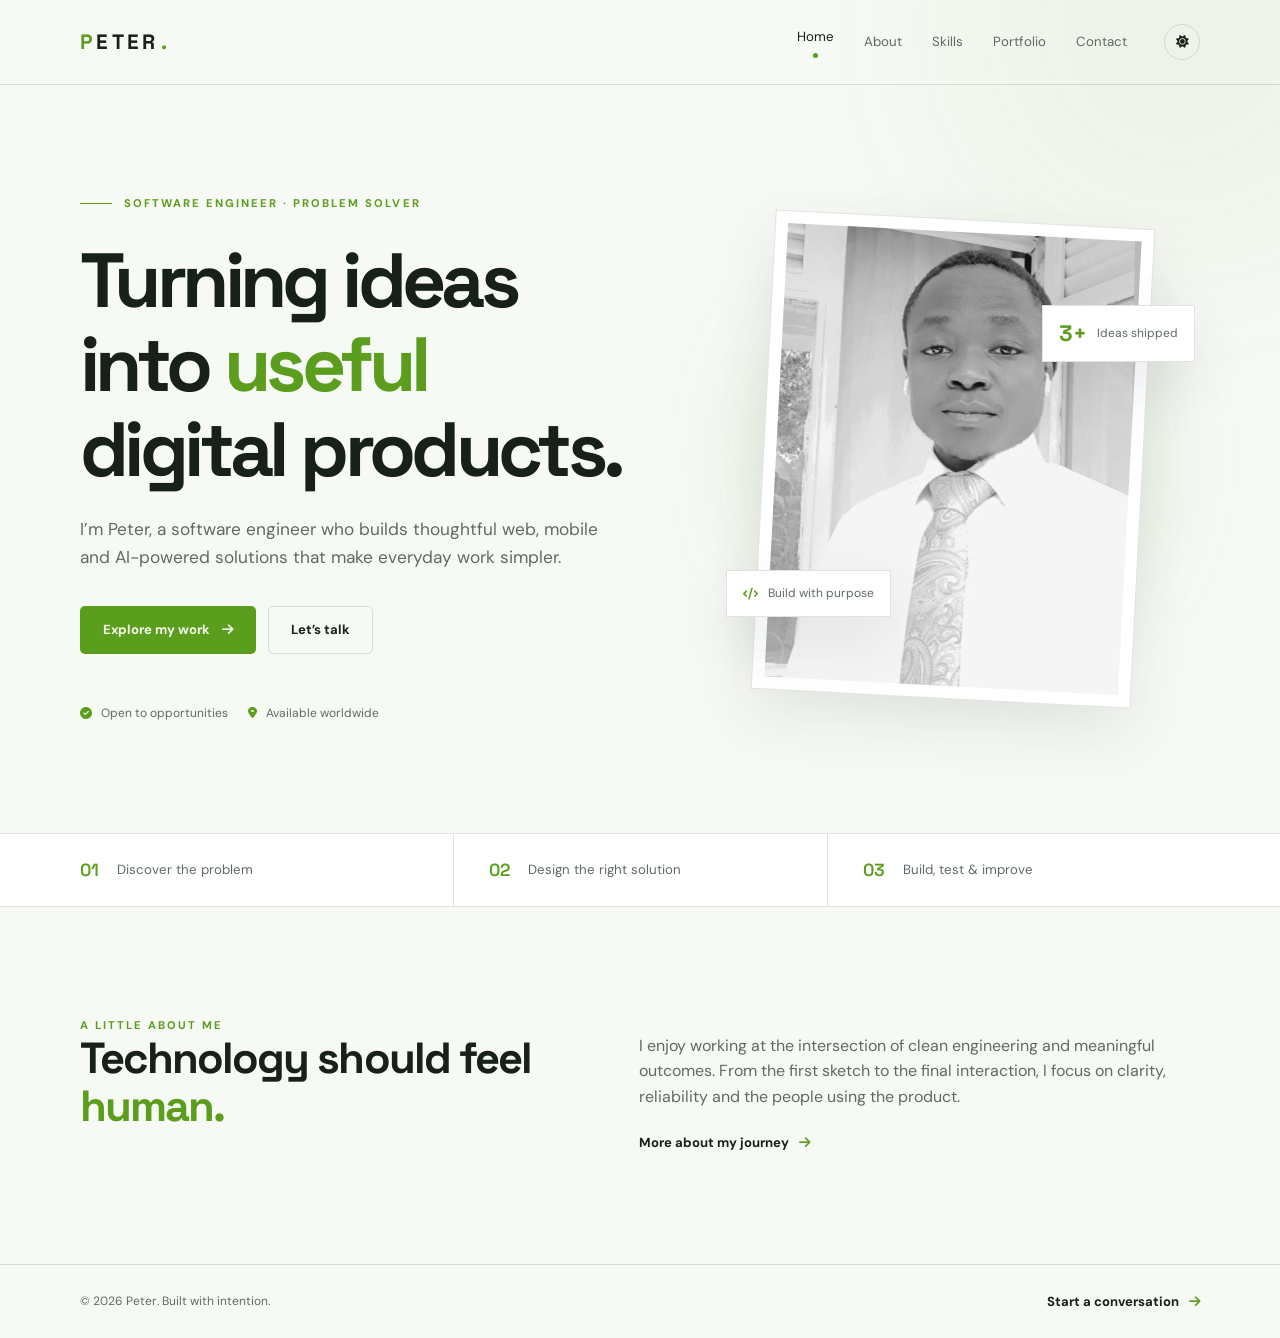
<file: index.html>
<!doctype html>
<html lang="en">
<head>
  <meta charset="utf-8">
  <meta name="viewport" content="width=device-width, initial-scale=1">
  <meta name="description" content="Peter's software engineering portfolio — web, mobile and AI solutions.">
  <title>Peter | Software Engineer</title>
  <link rel="preconnect" href="https://fonts.googleapis.com">
  <link rel="preconnect" href="https://fonts.gstatic.com" crossorigin>
  <link href="https://fonts.googleapis.com/css2?family=DM+Sans:wght@400;500;600;700&family=Space+Grotesk:wght@500;600;700&display=swap" rel="stylesheet">
  <link rel="stylesheet" href="https://cdnjs.cloudflare.com/ajax/libs/font-awesome/6.5.2/css/all.min.css">
  <link rel="stylesheet" href="style.css">
</head>
<body>
  <header class="site-header">
    <div class="container nav-wrap">
      <a class="brand" href="index.html" aria-label="Peter home"><span>P</span>ETER<span class="brand-dot">.</span></a>
      <button class="menu-toggle" id="menu-toggle" type="button" aria-label="Open navigation" aria-expanded="false">
        <i class="fa-solid fa-bars"></i>
      </button>
      <nav class="site-nav" id="site-nav" aria-label="Main navigation">
        <a class="active" href="index.html">Home</a>
        <a href="about.html">About</a>
        <a href="skills.html">Skills</a>
        <a href="portfolio.html">Portfolio</a>
        <a href="contact.html">Contact</a>
        <button class="theme-toggle" id="theme-toggle" type="button" aria-label="Switch to light theme">
          <i class="fa-solid fa-moon" id="theme-icon"></i>
        </button>
      </nav>
    </div>
  </header>

  <main>
    <section class="hero section container">
      <div class="hero-copy reveal">
        <p class="eyebrow"><span class="eyebrow-line"></span> Software engineer · problem solver</p>
        <h1>Turning ideas into <em>useful</em> digital products.</h1>
        <p class="hero-text">I’m Peter, a software engineer who builds thoughtful web, mobile and AI-powered solutions that make everyday work simpler.</p>
        <div class="button-row">
          <a class="button button-primary" href="portfolio.html">Explore my work <i class="fa-solid fa-arrow-right"></i></a>
          <a class="button button-ghost" href="contact.html">Let’s talk</a>
        </div>
        <div class="hero-meta">
          <span><i class="fa-solid fa-circle-check"></i> Open to opportunities</span>
          <span><i class="fa-solid fa-location-dot"></i> Available worldwide</span>
        </div>
      </div>
      <div class="hero-visual reveal reveal-delay">
        <div class="portrait-glow"></div>
        <div class="portrait-frame">
          <img src="Profile.jpg" alt="Portrait of Peter" fetchpriority="high">
        </div>
        <div class="floating-card floating-card-top"><strong>3+</strong><span>Ideas shipped</span></div>
        <div class="floating-card floating-card-bottom"><i class="fa-solid fa-code"></i><span>Build with purpose</span></div>
      </div>
    </section>

    <section class="trust-strip">
      <div class="container trust-grid">
        <div><strong>01</strong><span>Discover the problem</span></div>
        <div><strong>02</strong><span>Design the right solution</span></div>
        <div><strong>03</strong><span>Build, test & improve</span></div>
      </div>
    </section>

    <section class="section container intro-grid">
      <div class="section-heading reveal">
        <p class="eyebrow">A little about me</p>
        <h2>Technology should feel <em>human.</em></h2>
      </div>
      <div class="intro-copy reveal reveal-delay">
        <p>I enjoy working at the intersection of clean engineering and meaningful outcomes. From the first sketch to the final interaction, I focus on clarity, reliability and the people using the product.</p>
        <a class="text-link" href="about.html">More about my journey <i class="fa-solid fa-arrow-right"></i></a>
      </div>
    </section>
  </main>

  <footer class="site-footer">
    <div class="container footer-inner">
      <p>© <span class="current-year"></span> Peter. Built with intention.</p>
      <a class="text-link" href="contact.html">Start a conversation <i class="fa-solid fa-arrow-right"></i></a>
    </div>
  </footer>
  <script src="script.js"></script>
</body>
</html>
</file>
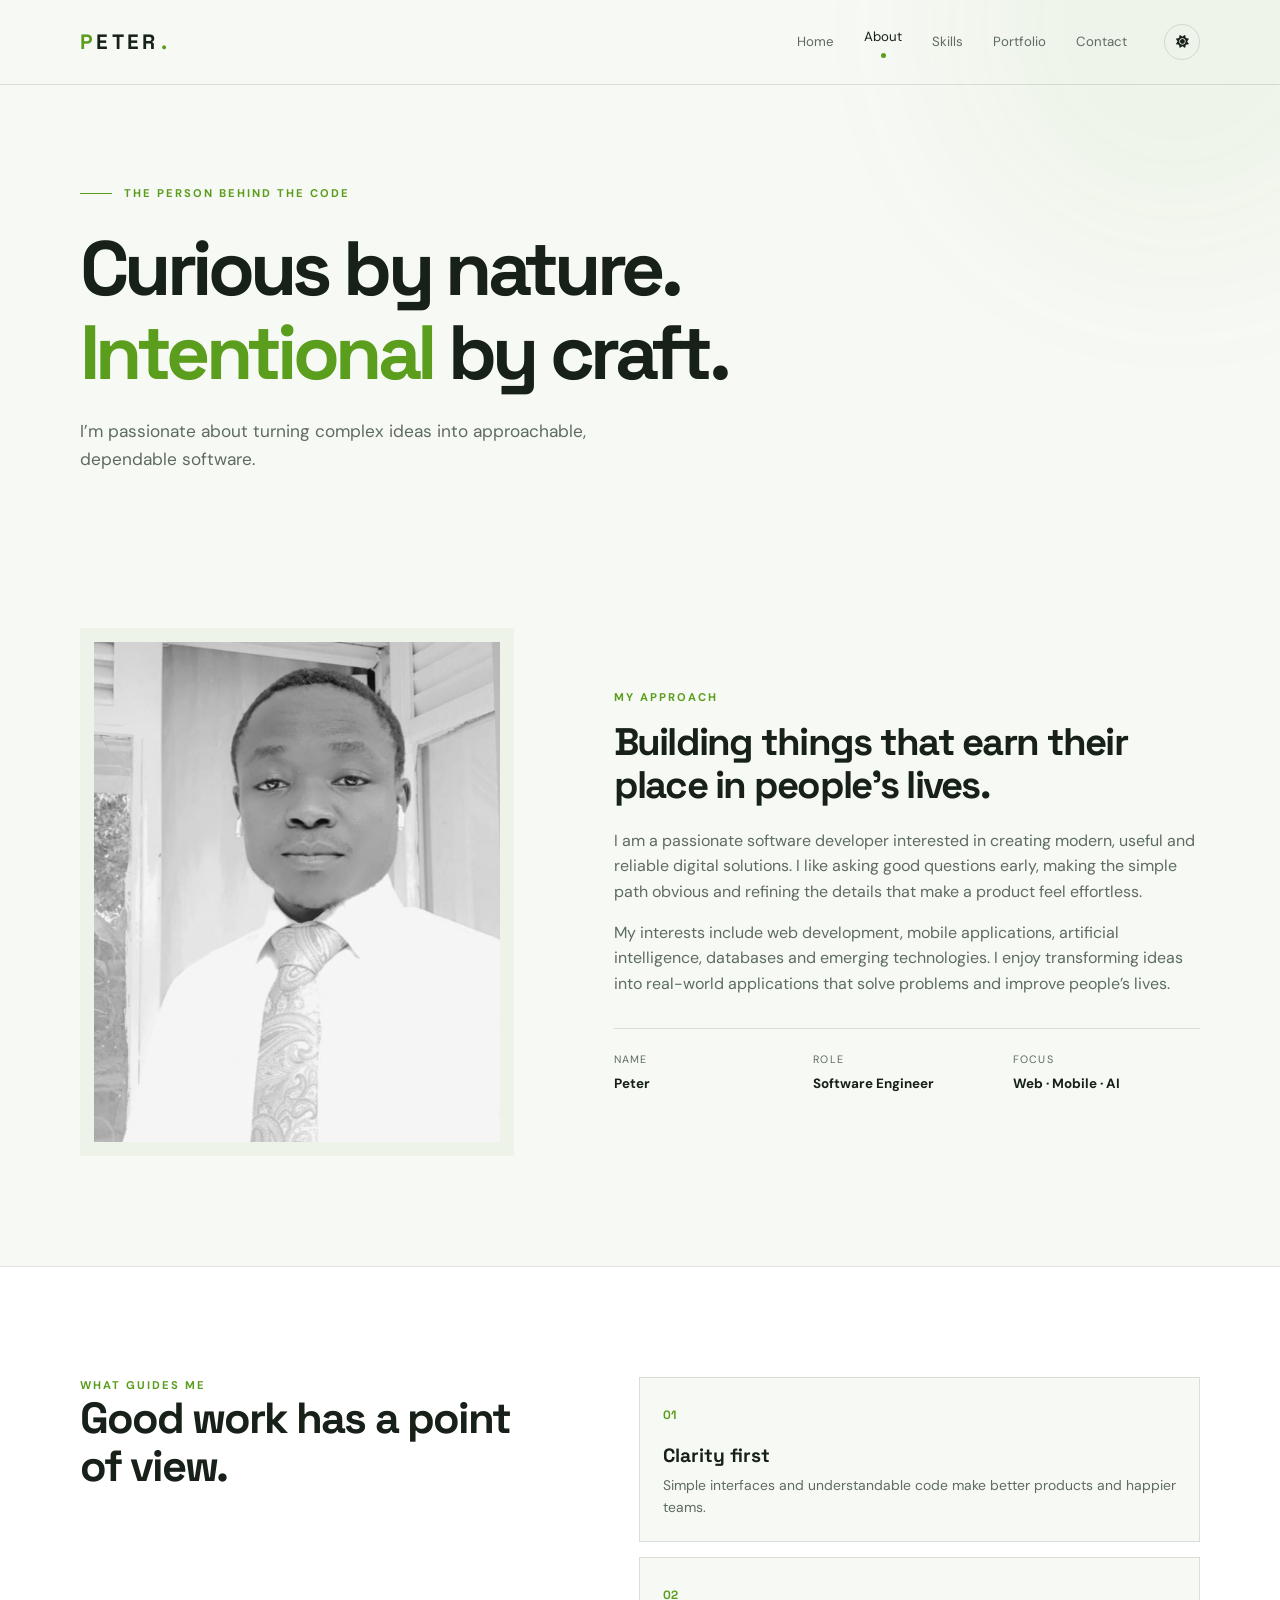
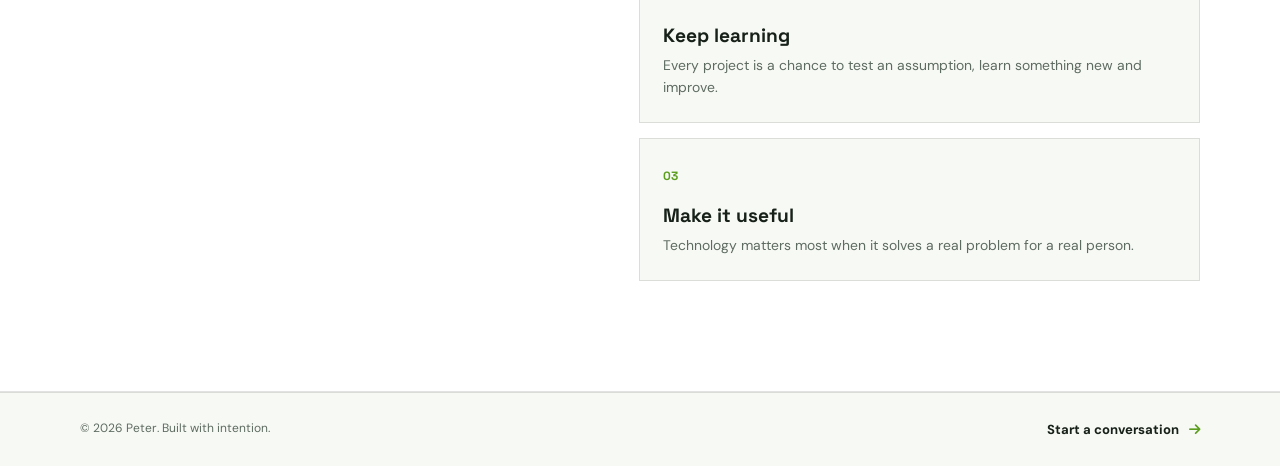
<file: about.html>
<!doctype html>
<html lang="en">
<head>
  <meta charset="utf-8">
  <meta name="viewport" content="width=device-width, initial-scale=1">
  <meta name="description" content="Learn more about Peter, a software engineer focused on useful digital products.">
  <title>About | Peter</title>
  <link rel="preconnect" href="https://fonts.googleapis.com">
  <link rel="preconnect" href="https://fonts.gstatic.com" crossorigin>
  <link href="https://fonts.googleapis.com/css2?family=DM+Sans:wght@400;500;600;700&family=Space+Grotesk:wght@500;600;700&display=swap" rel="stylesheet">
  <link rel="stylesheet" href="https://cdnjs.cloudflare.com/ajax/libs/font-awesome/6.5.2/css/all.min.css">
  <link rel="stylesheet" href="style.css">
</head>
<body>
  <header class="site-header">
    <div class="container nav-wrap">
      <a class="brand" href="index.html" aria-label="Peter home"><span>P</span>ETER<span class="brand-dot">.</span></a>
      <button class="menu-toggle" id="menu-toggle" type="button" aria-label="Open navigation" aria-expanded="false"><i class="fa-solid fa-bars"></i></button>
      <nav class="site-nav" id="site-nav" aria-label="Main navigation">
        <a href="index.html">Home</a><a class="active" href="about.html">About</a><a href="skills.html">Skills</a><a href="portfolio.html">Portfolio</a><a href="contact.html">Contact</a>
        <button class="theme-toggle" id="theme-toggle" type="button" aria-label="Switch to light theme"><i class="fa-solid fa-moon" id="theme-icon"></i></button>
      </nav>
    </div>
  </header>
  <main>
    <section class="page-hero container">
      <p class="eyebrow reveal"><span class="eyebrow-line"></span> The person behind the code</p>
      <h1 class="reveal reveal-delay">Curious by nature.<br><em>Intentional</em> by craft.</h1>
      <p class="page-lede reveal reveal-delay-2">I’m passionate about turning complex ideas into approachable, dependable software.</p>
    </section>
    <section class="section container about-grid">
      <div class="about-image reveal"><img src="Profile.jpg" alt="Peter wearing a shirt and tie"></div>
      <div class="about-copy reveal reveal-delay">
        <p class="kicker">My approach</p>
        <h2>Building things that earn their place in people’s lives.</h2>
        <p>I am a passionate software developer interested in creating modern, useful and reliable digital solutions. I like asking good questions early, making the simple path obvious and refining the details that make a product feel effortless.</p>
        <p>My interests include web development, mobile applications, artificial intelligence, databases and emerging technologies. I enjoy transforming ideas into real-world applications that solve problems and improve people’s lives.</p>
        <div class="fact-list">
          <div><span>Name</span><strong>Peter</strong></div>
          <div><span>Role</span><strong>Software Engineer</strong></div>
          <div><span>Focus</span><strong>Web · Mobile · AI</strong></div>
        </div>
      </div>
    </section>
    <section class="section section-muted">
      <div class="container values-grid">
        <div class="section-heading reveal"><p class="eyebrow">What guides me</p><h2>Good work has a point of view.</h2></div>
        <div class="value-cards">
          <article class="value-card reveal"><span>01</span><h3>Clarity first</h3><p>Simple interfaces and understandable code make better products and happier teams.</p></article>
          <article class="value-card reveal reveal-delay"><span>02</span><h3>Keep learning</h3><p>Every project is a chance to test an assumption, learn something new and improve.</p></article>
          <article class="value-card reveal reveal-delay-2"><span>03</span><h3>Make it useful</h3><p>Technology matters most when it solves a real problem for a real person.</p></article>
        </div>
      </div>
    </section>
  </main>
  <footer class="site-footer"><div class="container footer-inner"><p>© <span class="current-year"></span> Peter. Built with intention.</p><a class="text-link" href="contact.html">Start a conversation <i class="fa-solid fa-arrow-right"></i></a></div></footer>
  <script src="script.js"></script>
</body>
</html>
</file>
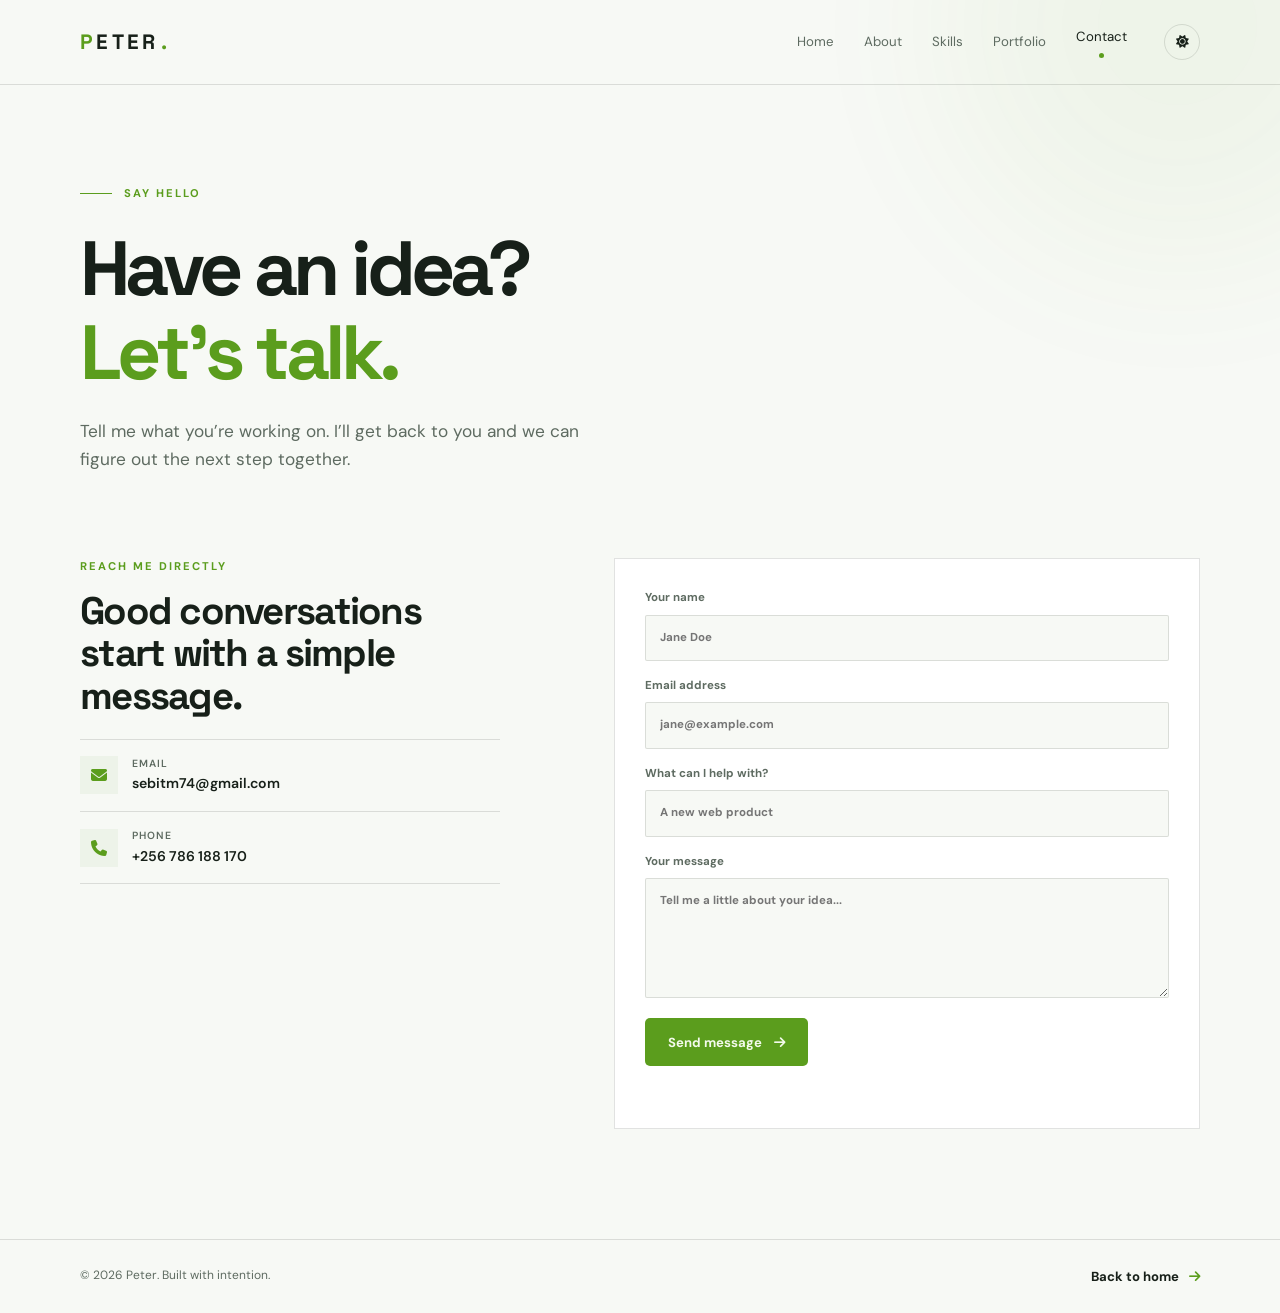
<file: contact.html>
<!doctype html>
<html lang="en">
<head>
  <meta charset="utf-8"><meta name="viewport" content="width=device-width, initial-scale=1">
  <meta name="description" content="Contact Peter about a software project or collaboration.">
  <title>Contact | Peter</title>
  <link rel="preconnect" href="https://fonts.googleapis.com"><link rel="preconnect" href="https://fonts.gstatic.com" crossorigin>
  <link href="https://fonts.googleapis.com/css2?family=DM+Sans:wght@400;500;600;700&family=Space+Grotesk:wght@500;600;700&display=swap" rel="stylesheet">
  <link rel="stylesheet" href="https://cdnjs.cloudflare.com/ajax/libs/font-awesome/6.5.2/css/all.min.css"><link rel="stylesheet" href="style.css">
</head>
<body>
  <header class="site-header"><div class="container nav-wrap"><a class="brand" href="index.html" aria-label="Peter home"><span>P</span>ETER<span class="brand-dot">.</span></a><button class="menu-toggle" id="menu-toggle" type="button" aria-label="Open navigation" aria-expanded="false"><i class="fa-solid fa-bars"></i></button><nav class="site-nav" id="site-nav" aria-label="Main navigation"><a href="index.html">Home</a><a href="about.html">About</a><a href="skills.html">Skills</a><a href="portfolio.html">Portfolio</a><a class="active" href="contact.html">Contact</a><button class="theme-toggle" id="theme-toggle" type="button" aria-label="Switch to light theme"><i class="fa-solid fa-moon" id="theme-icon"></i></button></nav></div></header>
  <main>
    <section class="page-hero container"><p class="eyebrow reveal"><span class="eyebrow-line"></span> Say hello</p><h1 class="reveal reveal-delay">Have an idea?<br><em>Let’s talk.</em></h1><p class="page-lede reveal reveal-delay-2">Tell me what you’re working on. I’ll get back to you and we can figure out the next step together.</p></section>
    <section class="section container contact-grid">
      <div class="contact-details reveal">
        <p class="kicker">Reach me directly</p>
        <h2>Good conversations start with a simple message.</h2>
        <a class="contact-link" href="mailto:sebitm74@gmail.com"><span class="contact-icon"><i class="fa-solid fa-envelope"></i></span><span><small>Email</small>sebitm74@gmail.com</span></a>
        <a class="contact-link" href="tel:+256786188170"><span class="contact-icon"><i class="fa-solid fa-phone"></i></span><span><small>Phone</small>+256 786 188 170</span></a>
      </div>
      <form class="contact-form reveal reveal-delay" id="contact-form">
        <label for="name">Your name<input id="name" name="name" type="text" placeholder="Jane Doe" autocomplete="name" required></label>
        <label for="email">Email address<input id="email" name="email" type="email" placeholder="jane@example.com" autocomplete="email" required></label>
        <label for="subject">What can I help with?<input id="subject" name="subject" type="text" placeholder="A new web product" required></label>
        <label for="message">Your message<textarea id="message" name="message" rows="5" placeholder="Tell me a little about your idea..." required></textarea></label>
        <button class="button button-primary" type="submit">Send message <i class="fa-solid fa-arrow-right"></i></button>
        <p class="form-status" id="form-status" role="status" aria-live="polite"></p>
      </form>
    </section>
  </main>
  <footer class="site-footer"><div class="container footer-inner"><p>© <span class="current-year"></span> Peter. Built with intention.</p><a class="text-link" href="index.html">Back to home <i class="fa-solid fa-arrow-right"></i></a></div></footer>
  <script src="script.js"></script>
</body>
</html>
</file>
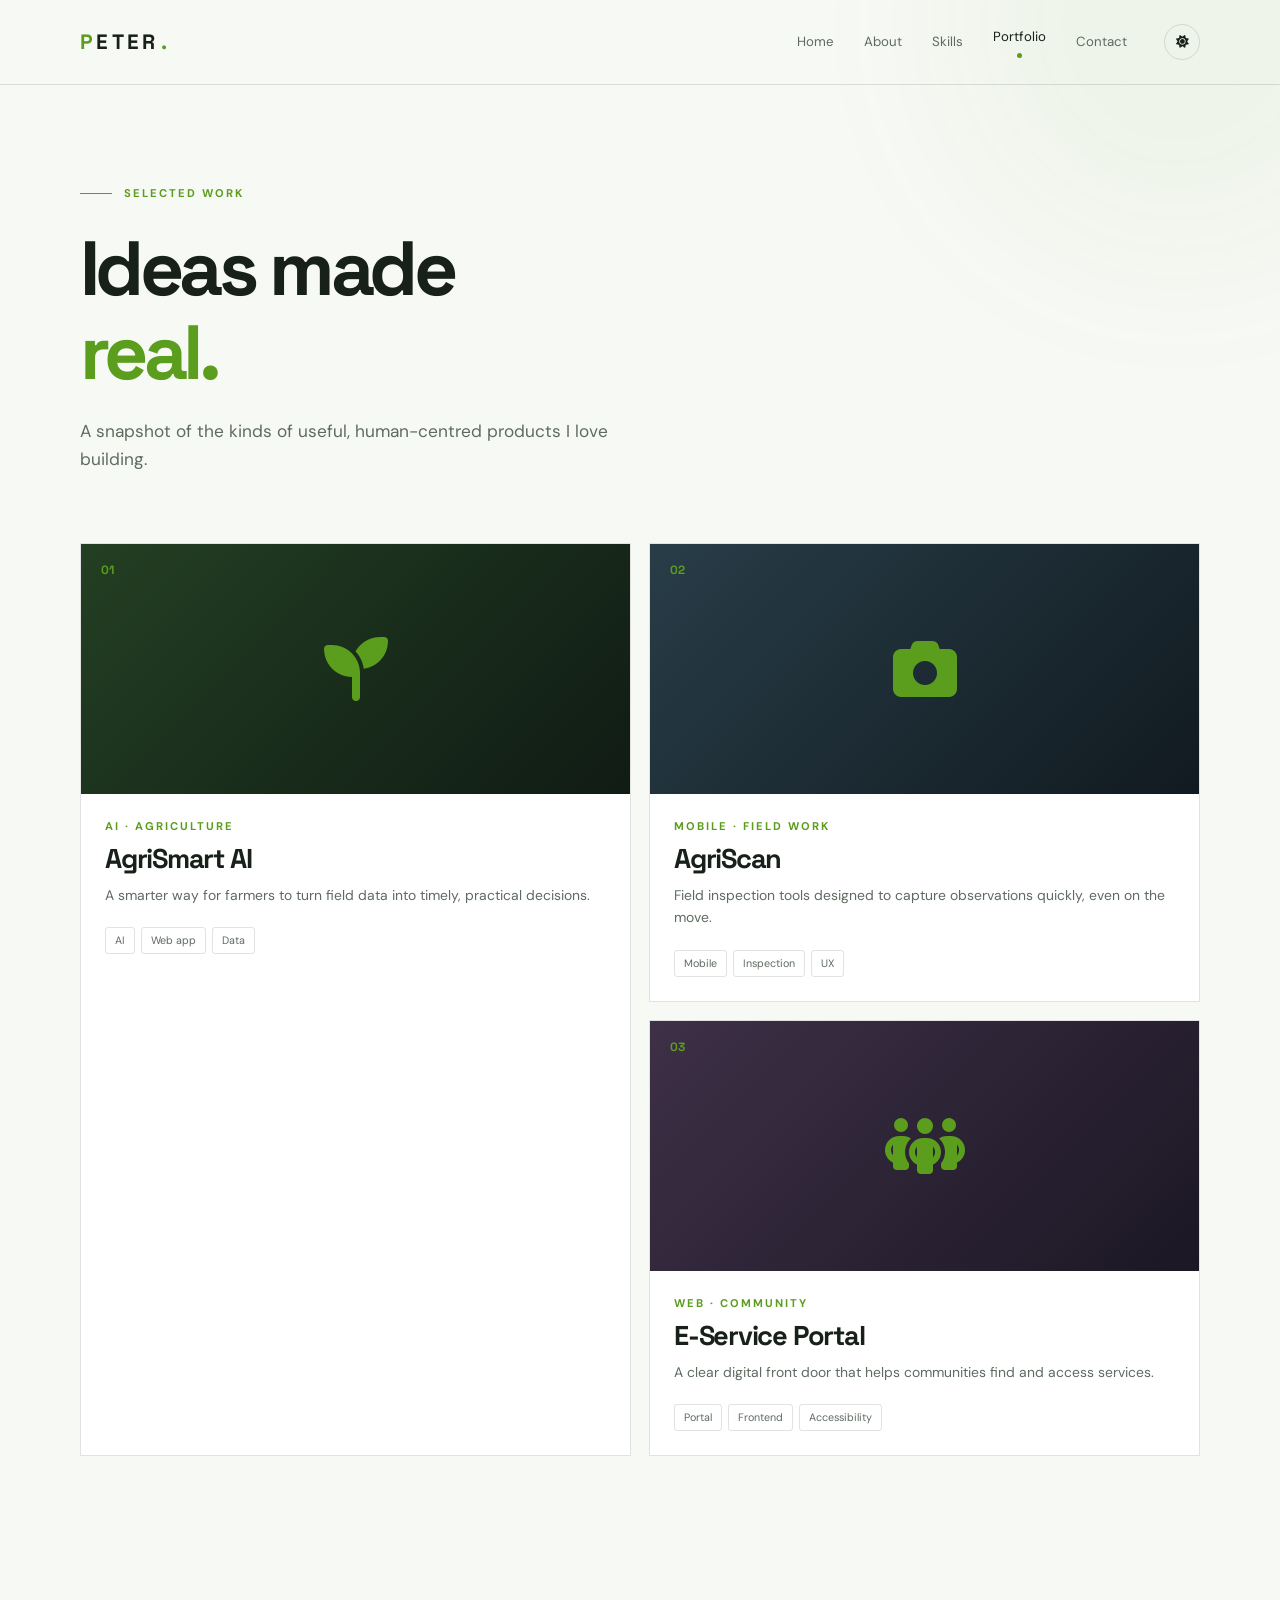
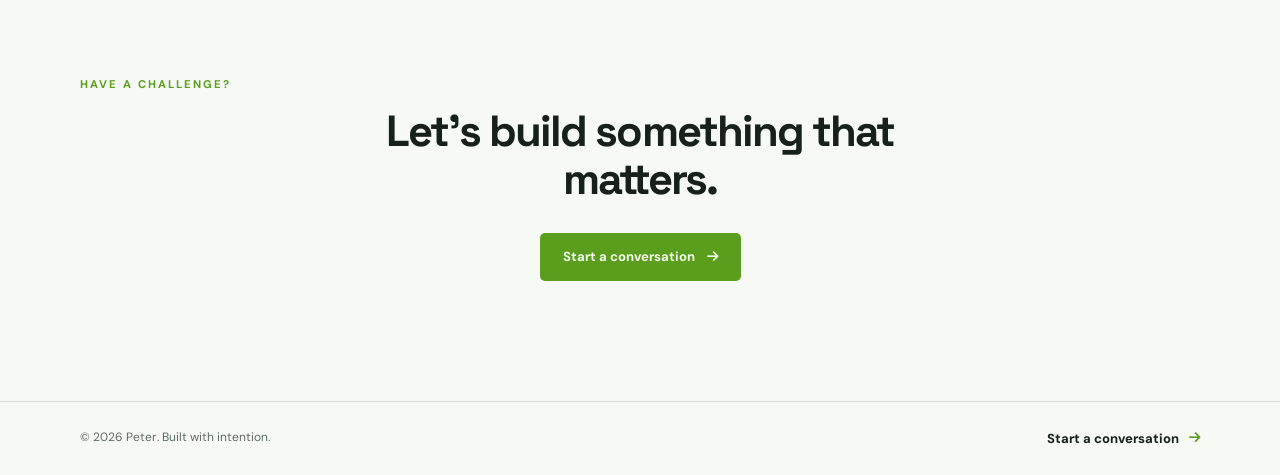
<file: portfolio.html>
<!doctype html>
<html lang="en">
<head>
  <meta charset="utf-8"><meta name="viewport" content="width=device-width, initial-scale=1">
  <meta name="description" content="Selected projects from Peter's software engineering portfolio.">
  <title>Portfolio | Peter</title>
  <link rel="preconnect" href="https://fonts.googleapis.com"><link rel="preconnect" href="https://fonts.gstatic.com" crossorigin>
  <link href="https://fonts.googleapis.com/css2?family=DM+Sans:wght@400;500;600;700&family=Space+Grotesk:wght@500;600;700&display=swap" rel="stylesheet">
  <link rel="stylesheet" href="https://cdnjs.cloudflare.com/ajax/libs/font-awesome/6.5.2/css/all.min.css"><link rel="stylesheet" href="style.css">
</head>
<body>
  <header class="site-header"><div class="container nav-wrap"><a class="brand" href="index.html" aria-label="Peter home"><span>P</span>ETER<span class="brand-dot">.</span></a><button class="menu-toggle" id="menu-toggle" type="button" aria-label="Open navigation" aria-expanded="false"><i class="fa-solid fa-bars"></i></button><nav class="site-nav" id="site-nav" aria-label="Main navigation"><a href="index.html">Home</a><a href="about.html">About</a><a href="skills.html">Skills</a><a class="active" href="portfolio.html">Portfolio</a><a href="contact.html">Contact</a><button class="theme-toggle" id="theme-toggle" type="button" aria-label="Switch to light theme"><i class="fa-solid fa-moon" id="theme-icon"></i></button></nav></div></header>
  <main>
    <section class="page-hero container"><p class="eyebrow reveal"><span class="eyebrow-line"></span> Selected work</p><h1 class="reveal reveal-delay">Ideas made<br><em>real.</em></h1><p class="page-lede reveal reveal-delay-2">A snapshot of the kinds of useful, human-centred products I love building.</p></section>
    <section class="section container projects-grid">
      <article class="project-card project-featured reveal"><div class="project-number">01</div><div class="project-visual visual-agri"><i class="fa-solid fa-seedling"></i></div><div class="project-body"><p class="project-type">AI · Agriculture</p><h2>AgriSmart AI</h2><p>A smarter way for farmers to turn field data into timely, practical decisions.</p><div class="tag-row"><span>AI</span><span>Web app</span><span>Data</span></div></div></article>
      <article class="project-card reveal reveal-delay"><div class="project-number">02</div><div class="project-visual visual-scan"><i class="fa-solid fa-camera"></i></div><div class="project-body"><p class="project-type">Mobile · Field work</p><h2>AgriScan</h2><p>Field inspection tools designed to capture observations quickly, even on the move.</p><div class="tag-row"><span>Mobile</span><span>Inspection</span><span>UX</span></div></div></article>
      <article class="project-card reveal"><div class="project-number">03</div><div class="project-visual visual-service"><i class="fa-solid fa-people-group"></i></div><div class="project-body"><p class="project-type">Web · Community</p><h2>E-Service Portal</h2><p>A clear digital front door that helps communities find and access services.</p><div class="tag-row"><span>Portal</span><span>Frontend</span><span>Accessibility</span></div></div></article>
    </section>
    <section class="section container project-cta"><p class="eyebrow">Have a challenge?</p><h2>Let’s build something that matters.</h2><a class="button button-primary" href="contact.html">Start a conversation <i class="fa-solid fa-arrow-right"></i></a></section>
  </main>
  <footer class="site-footer"><div class="container footer-inner"><p>© <span class="current-year"></span> Peter. Built with intention.</p><a class="text-link" href="contact.html">Start a conversation <i class="fa-solid fa-arrow-right"></i></a></div></footer>
  <script src="script.js"></script>
</body>
</html>
</file>
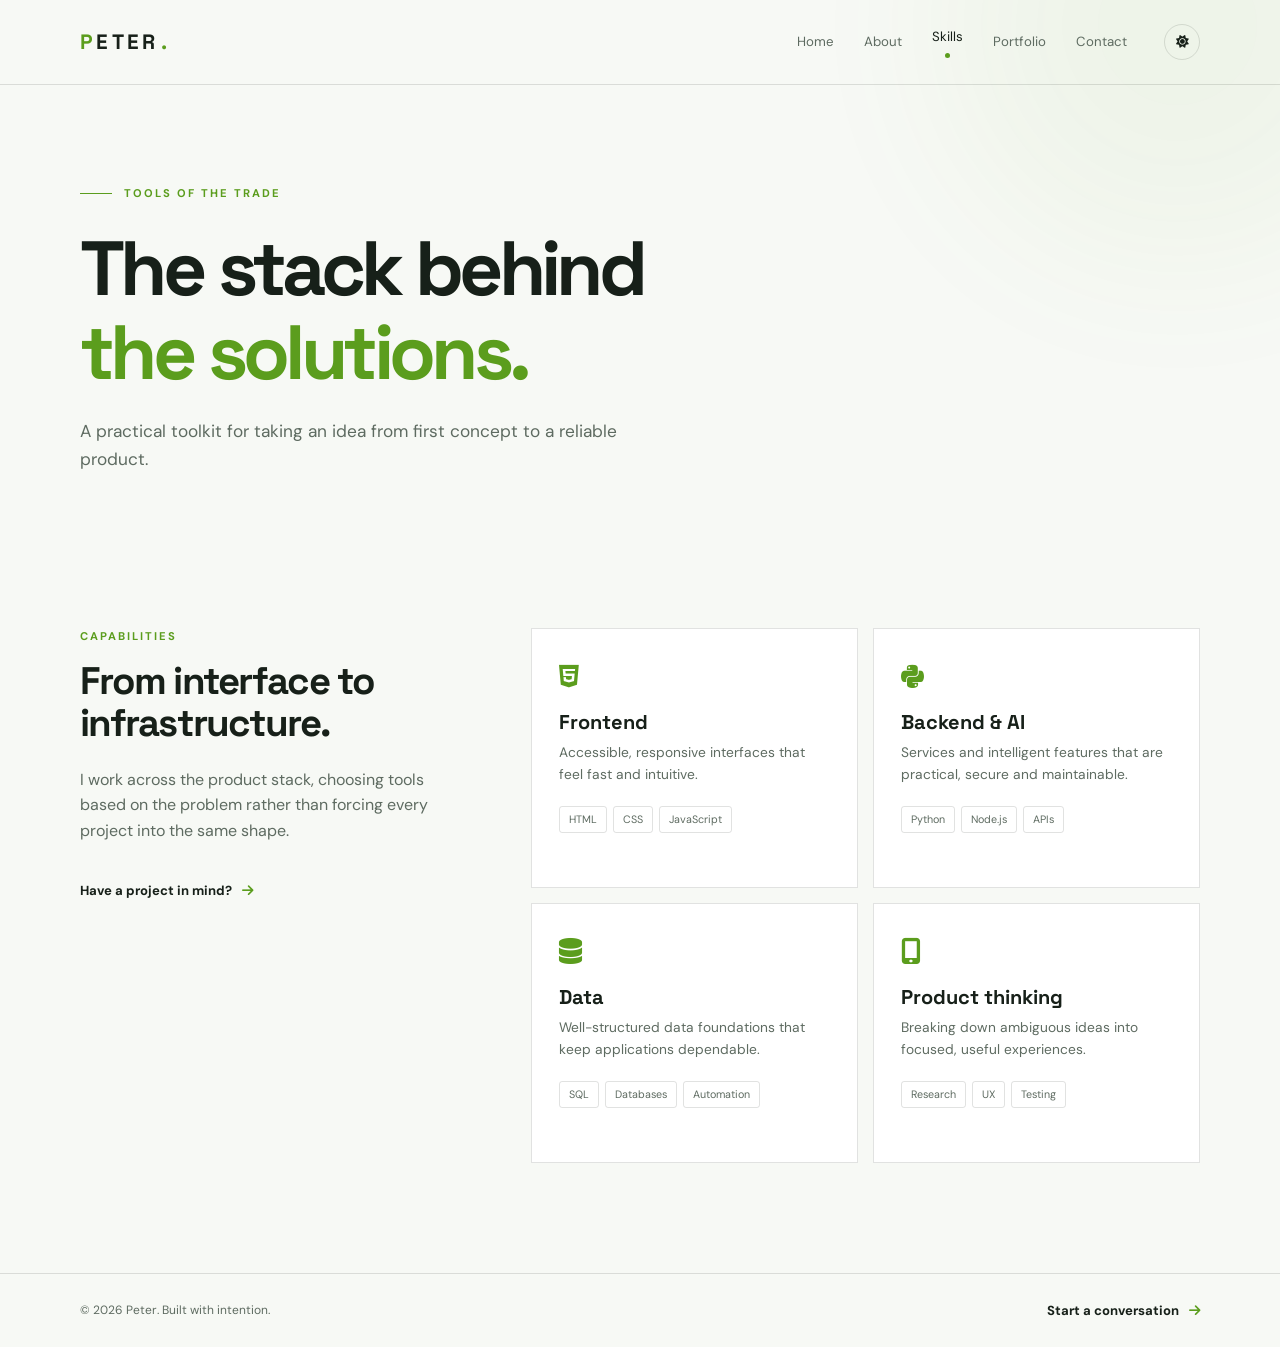
<file: skills.html>
<!doctype html>
<html lang="en">
<head>
  <meta charset="utf-8"><meta name="viewport" content="width=device-width, initial-scale=1">
  <meta name="description" content="Peter's software engineering skills and tools.">
  <title>Skills | Peter</title>
  <link rel="preconnect" href="https://fonts.googleapis.com"><link rel="preconnect" href="https://fonts.gstatic.com" crossorigin>
  <link href="https://fonts.googleapis.com/css2?family=DM+Sans:wght@400;500;600;700&family=Space+Grotesk:wght@500;600;700&display=swap" rel="stylesheet">
  <link rel="stylesheet" href="https://cdnjs.cloudflare.com/ajax/libs/font-awesome/6.5.2/css/all.min.css"><link rel="stylesheet" href="style.css">
</head>
<body>
  <header class="site-header"><div class="container nav-wrap"><a class="brand" href="index.html" aria-label="Peter home"><span>P</span>ETER<span class="brand-dot">.</span></a><button class="menu-toggle" id="menu-toggle" type="button" aria-label="Open navigation" aria-expanded="false"><i class="fa-solid fa-bars"></i></button><nav class="site-nav" id="site-nav" aria-label="Main navigation"><a href="index.html">Home</a><a href="about.html">About</a><a class="active" href="skills.html">Skills</a><a href="portfolio.html">Portfolio</a><a href="contact.html">Contact</a><button class="theme-toggle" id="theme-toggle" type="button" aria-label="Switch to light theme"><i class="fa-solid fa-moon" id="theme-icon"></i></button></nav></div></header>
  <main>
    <section class="page-hero container"><p class="eyebrow reveal"><span class="eyebrow-line"></span> Tools of the trade</p><h1 class="reveal reveal-delay">The stack behind<br><em>the solutions.</em></h1><p class="page-lede reveal reveal-delay-2">A practical toolkit for taking an idea from first concept to a reliable product.</p></section>
    <section class="section container skills-layout">
      <div class="skills-intro reveal"><p class="kicker">Capabilities</p><h2>From interface to infrastructure.</h2><p>I work across the product stack, choosing tools based on the problem rather than forcing every project into the same shape.</p><a class="text-link" href="contact.html">Have a project in mind? <i class="fa-solid fa-arrow-right"></i></a></div>
      <div class="skills-grid">
        <article class="skill-card reveal"><div class="skill-icon"><i class="fa-brands fa-html5"></i></div><h3>Frontend</h3><p>Accessible, responsive interfaces that feel fast and intuitive.</p><div class="tag-row"><span>HTML</span><span>CSS</span><span>JavaScript</span></div></article>
        <article class="skill-card reveal reveal-delay"><div class="skill-icon"><i class="fa-brands fa-python"></i></div><h3>Backend & AI</h3><p>Services and intelligent features that are practical, secure and maintainable.</p><div class="tag-row"><span>Python</span><span>Node.js</span><span>APIs</span></div></article>
        <article class="skill-card reveal reveal-delay-2"><div class="skill-icon"><i class="fa-solid fa-database"></i></div><h3>Data</h3><p>Well-structured data foundations that keep applications dependable.</p><div class="tag-row"><span>SQL</span><span>Databases</span><span>Automation</span></div></article>
        <article class="skill-card reveal"><div class="skill-icon"><i class="fa-solid fa-mobile-screen-button"></i></div><h3>Product thinking</h3><p>Breaking down ambiguous ideas into focused, useful experiences.</p><div class="tag-row"><span>Research</span><span>UX</span><span>Testing</span></div></article>
      </div>
    </section>
  </main>
  <footer class="site-footer"><div class="container footer-inner"><p>© <span class="current-year"></span> Peter. Built with intention.</p><a class="text-link" href="contact.html">Start a conversation <i class="fa-solid fa-arrow-right"></i></a></div></footer>
  <script src="script.js"></script>
</body>
</html>
</file>
<file: style.css>
:root {
  --bg: #0b100e;
  --surface: #111914;
  --surface-2: #17211a;
  --text: #f5f7f4;
  --muted: #a3aea5;
  --line: rgba(245, 247, 244, .13);
  --accent: #b5e66a;
  --accent-dark: #17210d;
  --shadow: 0 24px 60px rgba(0, 0, 0, .25);
}

[data-theme="light"] {
  --bg: #f7f9f5;
  --surface: #ffffff;
  --surface-2: #edf3e9;
  --text: #172019;
  --muted: #5e6b61;
  --line: rgba(23, 32, 25, .13);
  --accent: #5b9d1d;
  --accent-dark: #f3faeb;
  --shadow: 0 24px 60px rgba(42, 63, 45, .1);
}

* { box-sizing: border-box; margin: 0; padding: 0; }
html { scroll-behavior: smooth; }
body { background: var(--bg); color: var(--text); font-family: "DM Sans", sans-serif; line-height: 1.6; transition: background .3s, color .3s; }
body::before { content: ""; width: 36vw; height: 36vw; position: fixed; top: -16vw; right: -10vw; background: var(--accent); opacity: .05; filter: blur(90px); border-radius: 50%; pointer-events: none; z-index: -1; }
img { display: block; max-width: 100%; }
a { color: inherit; }
button, input, textarea { font: inherit; }
.container { width: min(1120px, calc(100% - 48px)); margin-inline: auto; }
.section { padding-block: 110px; }
.site-header { border-bottom: 1px solid var(--line); }
.nav-wrap { min-height: 84px; display: flex; align-items: center; justify-content: space-between; }
.brand { font: 700 1.3rem "Space Grotesk", sans-serif; letter-spacing: .16em; text-decoration: none; }
.brand span:first-child { color: var(--accent); }
.brand-dot { color: var(--accent); margin-left: 2px; }
.site-nav { display: flex; align-items: center; gap: 30px; }
.site-nav a { color: var(--muted); font-size: .83rem; text-decoration: none; transition: color .2s; }
.site-nav a:hover, .site-nav a.active { color: var(--text); }
.site-nav a.active::after { content: ""; display: block; width: 5px; height: 5px; margin: 5px auto 0; border-radius: 50%; background: var(--accent); }
.theme-toggle, .menu-toggle { border: 1px solid var(--line); background: transparent; color: var(--text); cursor: pointer; }
.theme-toggle { width: 36px; height: 36px; border-radius: 50%; margin-left: 7px; font-size: .8rem; }
.theme-toggle:hover { color: var(--accent); border-color: var(--accent); }
.menu-toggle { display: none; border: 0; font-size: 1.25rem; }
.hero { min-height: 650px; display: grid; grid-template-columns: 1.05fr .95fr; gap: 80px; align-items: center; }
.eyebrow, .kicker, .project-type { color: var(--accent); font-size: .7rem; font-weight: 700; letter-spacing: .18em; text-transform: uppercase; }
.eyebrow { display: flex; align-items: center; gap: 12px; }
.eyebrow-line { width: 32px; height: 1px; background: var(--accent); display: inline-block; }
h1, h2, h3 { font-family: "Space Grotesk", sans-serif; line-height: 1.1; }
h1 { font-size: clamp(3.1rem, 6vw, 5.7rem); letter-spacing: -.06em; }
h2 { font-size: clamp(2rem, 3.4vw, 3.2rem); letter-spacing: -.045em; }
em { color: var(--accent); font-style: normal; }
.hero h1 { max-width: 700px; margin: 25px 0; }
.hero-text, .page-lede { color: var(--muted); font-size: 1.08rem; max-width: 540px; }
.button-row { display: flex; flex-wrap: wrap; gap: 12px; margin-top: 34px; }
.button { display: inline-flex; align-items: center; justify-content: center; gap: 12px; min-height: 48px; padding: 0 22px; border: 1px solid transparent; border-radius: 5px; font-size: .82rem; font-weight: 700; text-decoration: none; transition: transform .2s, background .2s, border-color .2s; cursor: pointer; }
.button:hover { transform: translateY(-2px); }
.button-primary { background: var(--accent); color: var(--accent-dark); }
.button-primary:hover { filter: brightness(1.08); }
.button-ghost { border-color: var(--line); color: var(--text); }
.button-ghost:hover { border-color: var(--accent); }
.hero-meta { display: flex; flex-wrap: wrap; gap: 20px; margin-top: 50px; color: var(--muted); font-size: .75rem; }
.hero-meta i { color: var(--accent); margin-right: 6px; }
.hero-visual { min-height: 480px; position: relative; display: grid; place-items: center; }
.portrait-glow { position: absolute; width: 350px; height: 350px; border-radius: 50%; background: var(--accent); opacity: .18; filter: blur(65px); }
.portrait-frame { width: min(380px, 80vw); height: min(480px, 105vw); max-height: 480px; border: 1px solid var(--line); padding: 12px; transform: rotate(3deg); background: var(--surface); box-shadow: var(--shadow); z-index: 1; }
.portrait-frame img { width: 100%; height: 100%; object-fit: cover; object-position: center 25%; filter: grayscale(100%); }
.floating-card { position: absolute; z-index: 2; display: flex; align-items: center; gap: 10px; padding: 13px 16px; background: var(--surface); border: 1px solid var(--line); box-shadow: var(--shadow); font-size: .75rem; }
.floating-card strong { color: var(--accent); font: 700 1.4rem "Space Grotesk"; }
.floating-card span { color: var(--muted); }
.floating-card-top { top: 18%; right: 1%; }
.floating-card-bottom { bottom: 17%; left: 4%; }
.floating-card-bottom i { color: var(--accent); }
.trust-strip { border-block: 1px solid var(--line); background: var(--surface); }
.trust-grid { display: grid; grid-template-columns: repeat(3, 1fr); }
.trust-grid div { display: flex; align-items: center; gap: 18px; padding: 25px 0; }
.trust-grid div + div { padding-left: 35px; border-left: 1px solid var(--line); }
.trust-grid strong { color: var(--accent); font: 600 1.1rem "Space Grotesk"; }
.trust-grid span { color: var(--muted); font-size: .83rem; }
.intro-grid, .values-grid { display: grid; grid-template-columns: .9fr 1.1fr; gap: 100px; align-items: start; }
.intro-copy { padding-top: 16px; max-width: 530px; color: var(--muted); }
.text-link { display: inline-flex; align-items: center; gap: 10px; margin-top: 22px; color: var(--text); font-size: .82rem; font-weight: 700; text-decoration: none; }
.text-link i { color: var(--accent); transition: transform .2s; }
.text-link:hover i { transform: translateX(4px); }
.site-footer { border-top: 1px solid var(--line); padding: 26px 0; }
.footer-inner { display: flex; justify-content: space-between; align-items: center; gap: 20px; }
.footer-inner p { color: var(--muted); font-size: .75rem; }
.footer-inner .text-link { margin: 0; }
.page-hero { padding: 100px 0 45px; }
.page-hero h1 { margin: 23px 0; max-width: 750px; }
.about-grid, .contact-grid { display: grid; grid-template-columns: .85fr 1.15fr; gap: 100px; align-items: center; }
.about-image { background: var(--surface-2); padding: 14px; transform: rotate(-2deg); }
.about-image img { width: 100%; height: 500px; object-fit: cover; object-position: center 20%; filter: grayscale(100%); }
.about-copy h2, .skills-intro h2, .contact-details h2 { margin: 14px 0 22px; font-size: clamp(1.9rem, 3vw, 2.8rem); }
.about-copy > p:not(.kicker), .skills-intro > p:not(.kicker), .contact-details > p:not(.kicker) { max-width: 620px; color: var(--muted); margin-bottom: 15px; }
.fact-list { display: grid; grid-template-columns: repeat(3, 1fr); gap: 12px; margin-top: 32px; padding-top: 22px; border-top: 1px solid var(--line); }
.fact-list div { display: grid; gap: 5px; }
.fact-list span { color: var(--muted); font-size: .67rem; text-transform: uppercase; letter-spacing: .12em; }
.fact-list strong { font-size: .84rem; }
.section-muted { background: var(--surface); border-block: 1px solid var(--line); }
.value-cards { display: grid; gap: 15px; }
.value-card { padding: 23px; border: 1px solid var(--line); background: var(--bg); }
.value-card span, .project-number { color: var(--accent); font: 700 .75rem "Space Grotesk"; }
.value-card h3 { margin: 18px 0 8px; font-size: 1.2rem; }
.value-card p { color: var(--muted); font-size: .87rem; }
.skills-layout { display: grid; grid-template-columns: .7fr 1.3fr; gap: 90px; align-items: start; }
.skills-intro { position: sticky; top: 30px; }
.skills-grid { display: grid; grid-template-columns: repeat(2, 1fr); gap: 15px; }
.skill-card { padding: 27px; border: 1px solid var(--line); background: var(--surface); min-height: 260px; transition: border-color .2s, transform .2s; }
.skill-card:hover, .project-card:hover { border-color: var(--accent); transform: translateY(-4px); }
.skill-icon { color: var(--accent); font-size: 1.65rem; height: 42px; }
.skill-card h3 { font-size: 1.25rem; margin: 13px 0 8px; }
.skill-card p { color: var(--muted); font-size: .86rem; }
.tag-row { display: flex; flex-wrap: wrap; gap: 6px; margin-top: 21px; }
.tag-row span { padding: 4px 9px; border: 1px solid var(--line); color: var(--muted); font-size: .67rem; border-radius: 3px; }
.projects-grid { display: grid; grid-template-columns: repeat(2, 1fr); gap: 18px; padding-top: 25px; }
.project-card { position: relative; border: 1px solid var(--line); background: var(--surface); transition: border-color .2s, transform .2s; overflow: hidden; }
.project-featured { grid-row: span 2; }
.project-number { position: absolute; z-index: 1; top: 18px; left: 20px; }
.project-visual { min-height: 250px; display: grid; place-items: center; font-size: 4rem; color: var(--accent); }
.visual-agri { background: linear-gradient(135deg, #233f23, #101b14); }
.visual-scan { background: linear-gradient(135deg, #283d48, #111a20); }
.visual-service { background: linear-gradient(135deg, #3e3047, #1b1724); }
.project-body { padding: 24px; }
.project-body h2 { font-size: 1.7rem; margin: 8px 0 10px; }
.project-body > p:not(.project-type) { color: var(--muted); font-size: .87rem; }
.project-cta { text-align: center; padding-bottom: 120px; }
.project-cta h2 { margin: 14px auto 25px; max-width: 550px; }
.project-cta .button { margin-top: 4px; }
.contact-grid { align-items: start; padding-top: 40px; }
.contact-details h2 { max-width: 450px; }
.contact-link { display: flex; align-items: center; gap: 14px; padding: 16px 0; border-top: 1px solid var(--line); text-decoration: none; max-width: 420px; }
.contact-link:last-child { border-bottom: 1px solid var(--line); }
.contact-link > span:last-child { display: grid; color: var(--text); font-weight: 600; font-size: .88rem; }
.contact-link small { color: var(--muted); font-size: .65rem; letter-spacing: .1em; text-transform: uppercase; }
.contact-icon { display: grid; place-items: center; width: 38px; height: 38px; background: var(--surface-2); color: var(--accent); }
.contact-form { display: grid; gap: 16px; padding: 30px; background: var(--surface); border: 1px solid var(--line); }
.contact-form label { display: grid; gap: 7px; color: var(--muted); font-size: .72rem; font-weight: 700; }
.contact-form input, .contact-form textarea { width: 100%; border: 1px solid var(--line); background: var(--bg); color: var(--text); padding: 13px 14px; outline: none; border-radius: 2px; resize: vertical; }
.contact-form input:focus, .contact-form textarea:focus { border-color: var(--accent); }
.contact-form .button { justify-self: start; margin-top: 4px; }
.form-status { color: var(--accent); font-size: .8rem; min-height: 1.2em; }
.reveal { opacity: 0; transform: translateY(18px); animation: reveal .7s ease forwards; }
.reveal-delay { animation-delay: .12s; }.reveal-delay-2 { animation-delay: .24s; }
@keyframes reveal { to { opacity: 1; transform: translateY(0); } }
@media (max-width: 800px) {
  .container { width: min(100% - 36px, 620px); }
  .menu-toggle { display: block; }
  .site-nav { display: none; position: absolute; z-index: 10; top: 75px; left: 18px; right: 18px; padding: 18px; flex-direction: column; align-items: stretch; gap: 0; background: var(--surface); border: 1px solid var(--line); box-shadow: var(--shadow); }
  .site-nav.is-open { display: flex; }
  .site-nav a { padding: 12px 8px; }.site-nav a.active::after { display: none; }.theme-toggle { margin: 10px 0 0; }
  .hero { min-height: auto; grid-template-columns: 1fr; gap: 45px; padding-top: 75px; padding-bottom: 85px; }
  .hero-visual { min-height: 420px; }.portrait-frame { height: 400px; }.floating-card-top { right: 0; }.floating-card-bottom { left: 0; }
  .trust-grid { grid-template-columns: 1fr; }.trust-grid div { padding: 15px 0; }.trust-grid div + div { padding-left: 0; border-left: 0; border-top: 1px solid var(--line); }
  .section { padding-block: 75px; }.intro-grid, .values-grid, .about-grid, .contact-grid, .skills-layout { grid-template-columns: 1fr; gap: 40px; }
  .skills-intro { position: static; }.about-image img { height: 400px; }.fact-list { gap: 7px; }
  .projects-grid { grid-template-columns: 1fr; padding-top: 0; }.project-featured { grid-row: auto; }
}
@media (max-width: 480px) {
  h1 { font-size: 2.9rem; }.page-hero { padding-top: 75px; }.hero-meta { margin-top: 32px; display: grid; gap: 8px; }
  .hero-visual { min-height: 360px; }.portrait-frame { height: 340px; }.portrait-glow { width: 260px; height: 260px; }.floating-card { font-size: .68rem; }.floating-card-top { top: 8%; }
  .skills-grid { grid-template-columns: 1fr; }.skill-card { min-height: auto; }.footer-inner { align-items: flex-start; flex-direction: column; gap: 6px; }
}
@media (prefers-reduced-motion: reduce) { *, *::before, *::after { scroll-behavior: auto !important; animation-duration: .01ms !important; transition-duration: .01ms !important; } }
</file>
